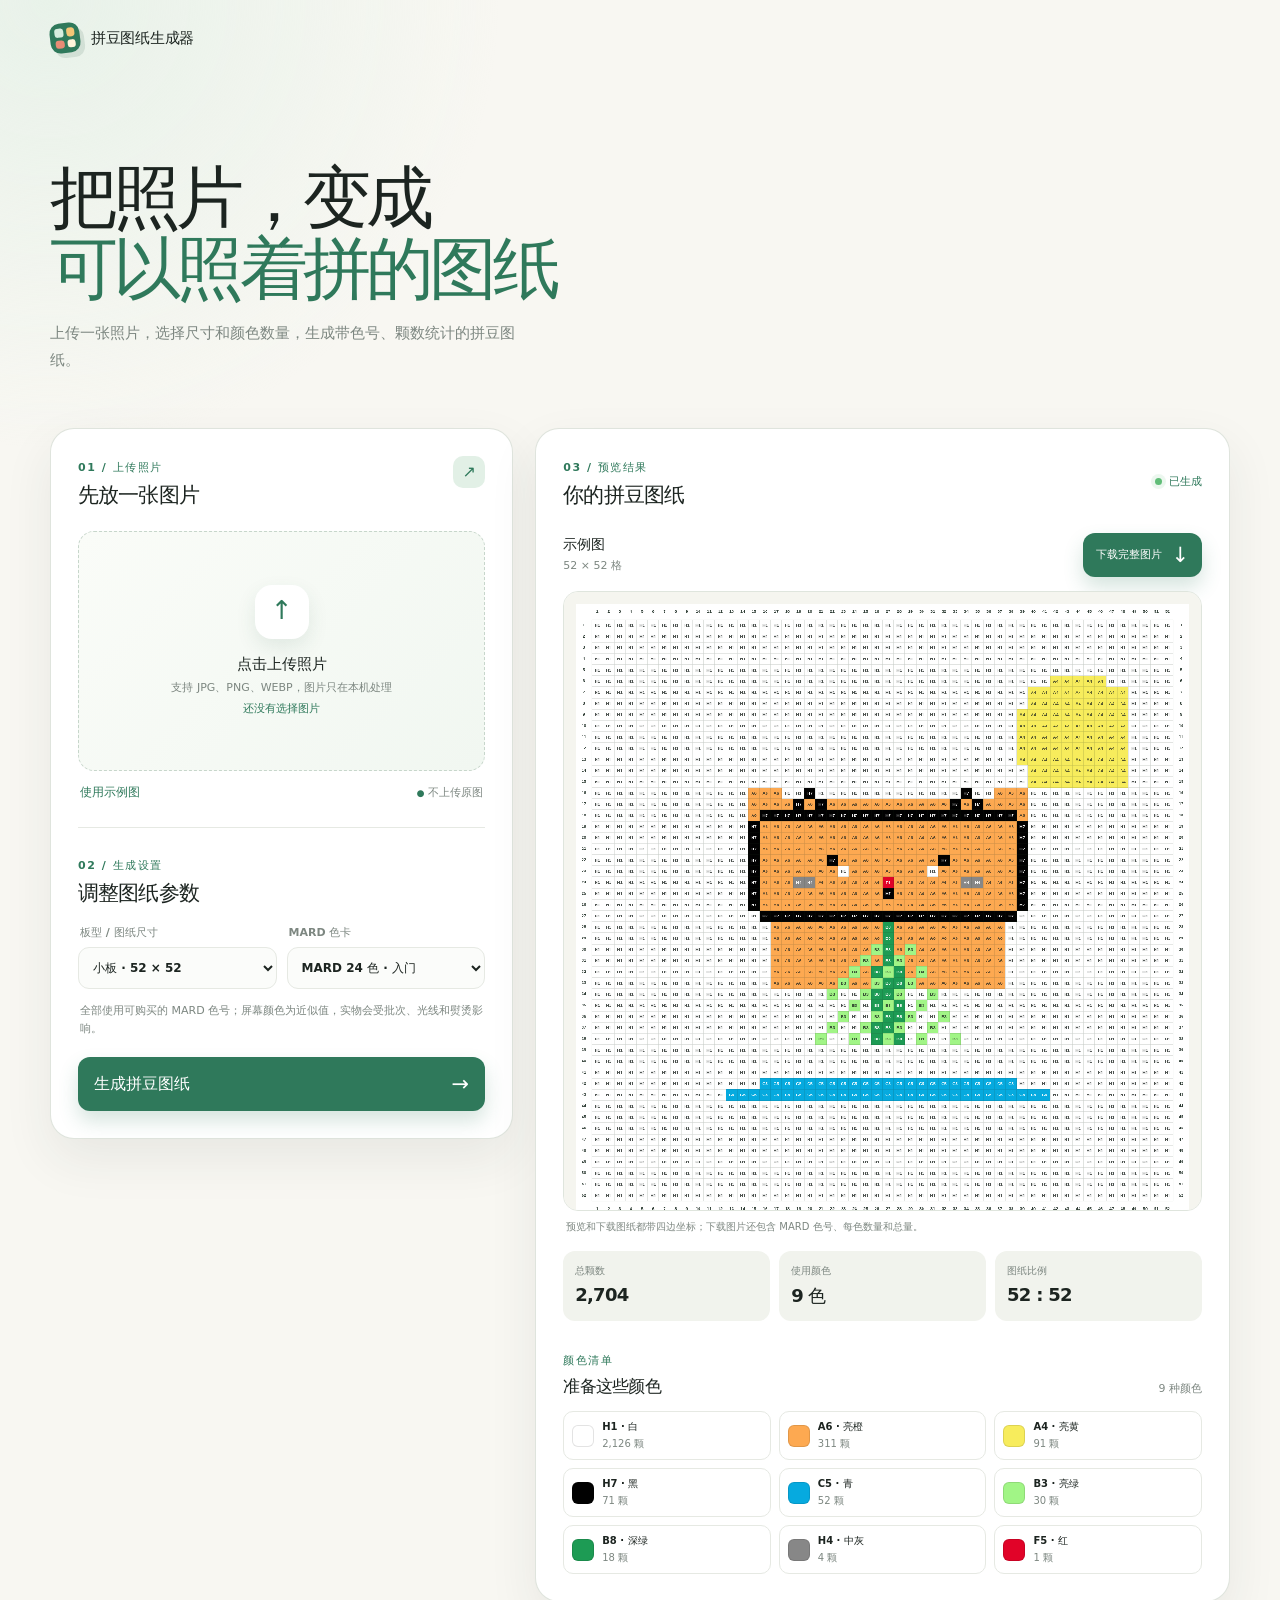
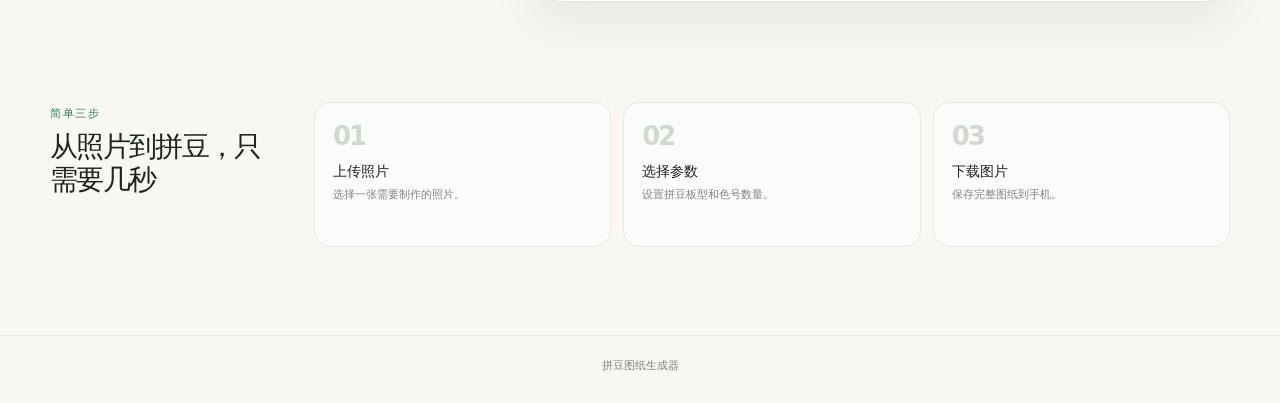
<file: index.html>
<!doctype html>
<html lang="zh-CN">
  <head>
    <meta charset="UTF-8" />
    <meta name="viewport" content="width=device-width, initial-scale=1, viewport-fit=cover" />
    <meta name="theme-color" content="#f8f7f2" />
    <title>拼豆图纸生成器</title>
    <link rel="stylesheet" href="./styles.css" />
    <script src="./mard-palette.js?v=20260910-3" defer></script>
    <script src="./app.js?v=20260910-3" defer></script>
  </head>
  <body>
    <div class="app-shell">
      <header class="topbar">
        <a class="brand" href="#top" aria-label="拼豆图纸生成器首页">
          <span class="brand-mark"><i></i><i></i><i></i><i></i></span>
          <span>拼豆图纸生成器</span>
        </a>
      </header>

      <main id="top" class="page-wrap">
        <section class="hero">
          <h1>把照片，变成<br /><em>可以照着拼的图纸</em></h1>
          <p>上传一张照片，选择尺寸和颜色数量，生成带色号、颗数统计的拼豆图纸。</p>
        </section>

        <section class="workspace" aria-label="拼豆图纸生成工作区">
          <article class="panel setup-panel">
            <div class="panel-heading">
              <div>
                <span class="section-kicker">01 / 上传照片</span>
                <h2>先放一张图片</h2>
              </div>
              <span class="panel-icon">↗</span>
            </div>

            <label class="dropzone" id="dropzone" for="imageInput">
              <input id="imageInput" type="file" accept="image/png,image/jpeg,image/webp" />
              <div class="upload-visual">
                <span class="upload-arrow">↑</span>
              </div>
              <strong id="uploadTitle">点击上传照片</strong>
              <span id="uploadHint">支持 JPG、PNG、WEBP，图片只在本机处理</span>
              <span class="upload-file" id="fileName">还没有选择图片</span>
            </label>

            <div class="sample-row">
              <button class="text-button" id="useSampleButton" type="button">使用示例图</button>
              <span class="privacy-note"><span>●</span> 不上传原图</span>
            </div>

            <div class="source-preview" id="sourcePreviewWrap" hidden>
              <img id="sourcePreview" alt="已选择的原图预览" />
              <div>
                <span class="small-label">当前原图</span>
                <strong id="sourceDimensions">—</strong>
              </div>
            </div>

            <div class="divider"></div>

            <div class="panel-heading compact-heading">
              <div>
                <span class="section-kicker">02 / 生成设置</span>
                <h2>调整图纸参数</h2>
              </div>
            </div>

            <div class="settings-grid">
              <label class="field-label" for="sizeSelect">
                <span>板型 / 图纸尺寸</span>
                <select id="sizeSelect">
                  <option value="32">迷你板 · 32 × 32</option>
                  <option value="52" selected>小板 · 52 × 52</option>
                  <option value="78">中板 · 78 × 78</option>
                  <option value="104">大板 · 104 × 104</option>
                </select>
              </label>
              <label class="field-label" for="paletteSelect">
                <span>MARD 色卡</span>
                <select id="paletteSelect">
                  <option value="24" selected>MARD 24 色 · 入门</option>
                  <option value="48">MARD 48 色 · 常用</option>
                  <option value="96">MARD 96 色 · 细腻</option>
                  <option value="221">MARD 221 色 · 全色卡</option>
                </select>
              </label>
            </div>
            <p class="setting-tip">全部使用可购买的 MARD 色号；屏幕颜色为近似值，实物会受批次、光线和熨烫影响。</p>

            <button class="primary-button" id="generateButton" type="button">
              <span>生成拼豆图纸</span><span class="button-arrow">→</span>
            </button>
          </article>

          <article class="panel result-panel">
            <div class="panel-heading result-heading">
              <div>
                <span class="section-kicker">03 / 预览结果</span>
                <h2>你的拼豆图纸</h2>
              </div>
              <span class="result-status"><i></i>已生成</span>
            </div>

            <div class="result-toolbar">
              <div class="result-summary">
                <span id="resultName">示例图</span>
                <small id="resultMeta">48 × 48 格</small>
              </div>
              <div class="toolbar-actions">
                <button class="primary-button toolbar-download-button" id="downloadPngButton" type="button" title="下载完整图片"><span>下载完整图片</span><span class="button-arrow">↓</span></button>
              </div>
            </div>

            <div class="canvas-frame" id="canvasFrame">
              <canvas id="gridCanvas" aria-label="拼豆图纸网格预览"></canvas>
            </div>
            <p class="canvas-tip">预览和下载图纸都带四边坐标；下载图片还包含 MARD 色号、每色数量和总量。</p>

            <div class="stats-row">
              <div class="stat-card"><span>总颗数</span><strong id="totalBeads">—</strong></div>
              <div class="stat-card"><span>使用颜色</span><strong id="usedColors">—</strong></div>
              <div class="stat-card"><span>图纸比例</span><strong id="ratioText">1 : 1</strong></div>
            </div>

            <div class="legend-heading">
              <div>
                <span class="section-kicker">颜色清单</span>
                <h3>准备这些颜色</h3>
              </div>
              <span class="legend-total" id="legendTotal">—</span>
            </div>
            <div class="legend-list" id="legendList"></div>

          </article>
        </section>

        <section class="how-it-works">
          <div>
            <span class="section-kicker">简单三步</span>
            <h2>从照片到拼豆，只需要几秒</h2>
          </div>
          <div class="steps-grid">
            <div class="step-card"><span>01</span><strong>上传照片</strong><p>选择一张需要制作的照片。</p></div>
            <div class="step-card"><span>02</span><strong>选择参数</strong><p>设置拼豆板型和色号数量。</p></div>
            <div class="step-card"><span>03</span><strong>下载图片</strong><p>保存完整图纸到手机。</p></div>
          </div>
        </section>
      </main>

      <div class="save-sheet" id="saveSheet" hidden>
        <div class="save-backdrop" id="saveBackdrop"></div>
        <section class="save-dialog" role="dialog" aria-modal="true" aria-labelledby="saveTitle">
          <button class="save-close" id="closeSaveButton" type="button" aria-label="关闭保存预览">×</button>
          <span class="section-kicker">保存图纸</span>
          <h2 id="saveTitle">长按图片保存</h2>
          <p>这张完整施工图包含四边坐标、格内色号、颜色数量和总量。普通浏览器点击下载即可；如果在微信等内置浏览器中没有反应，请使用“手机分享 / 保存图片”，或打开新页面后长按大图保存。</p>
          <div class="save-image-frame">
            <img id="savePreviewImage" alt="可保存的拼豆图纸大图" />
          </div>
          <div class="save-actions">
            <button class="primary-button save-link" id="downloadFullImageButton" type="button">下载完整 PNG <span class="button-arrow">↓</span></button>
            <button class="secondary-button" id="shareImageButton" type="button">手机分享 / 保存图片</button>
            <a class="secondary-button view-link" id="viewImageLink" href="#" target="_blank" rel="noopener">新页面打开</a>
            <button class="secondary-button" id="closeSaveButtonSecondary" type="button">返回图纸</button>
          </div>
          <p class="save-status" id="saveStatus" aria-live="polite"></p>
        </section>
      </div>

      <footer class="site-footer">拼豆图纸生成器</footer>
    </div>
  </body>
</html>
</file>
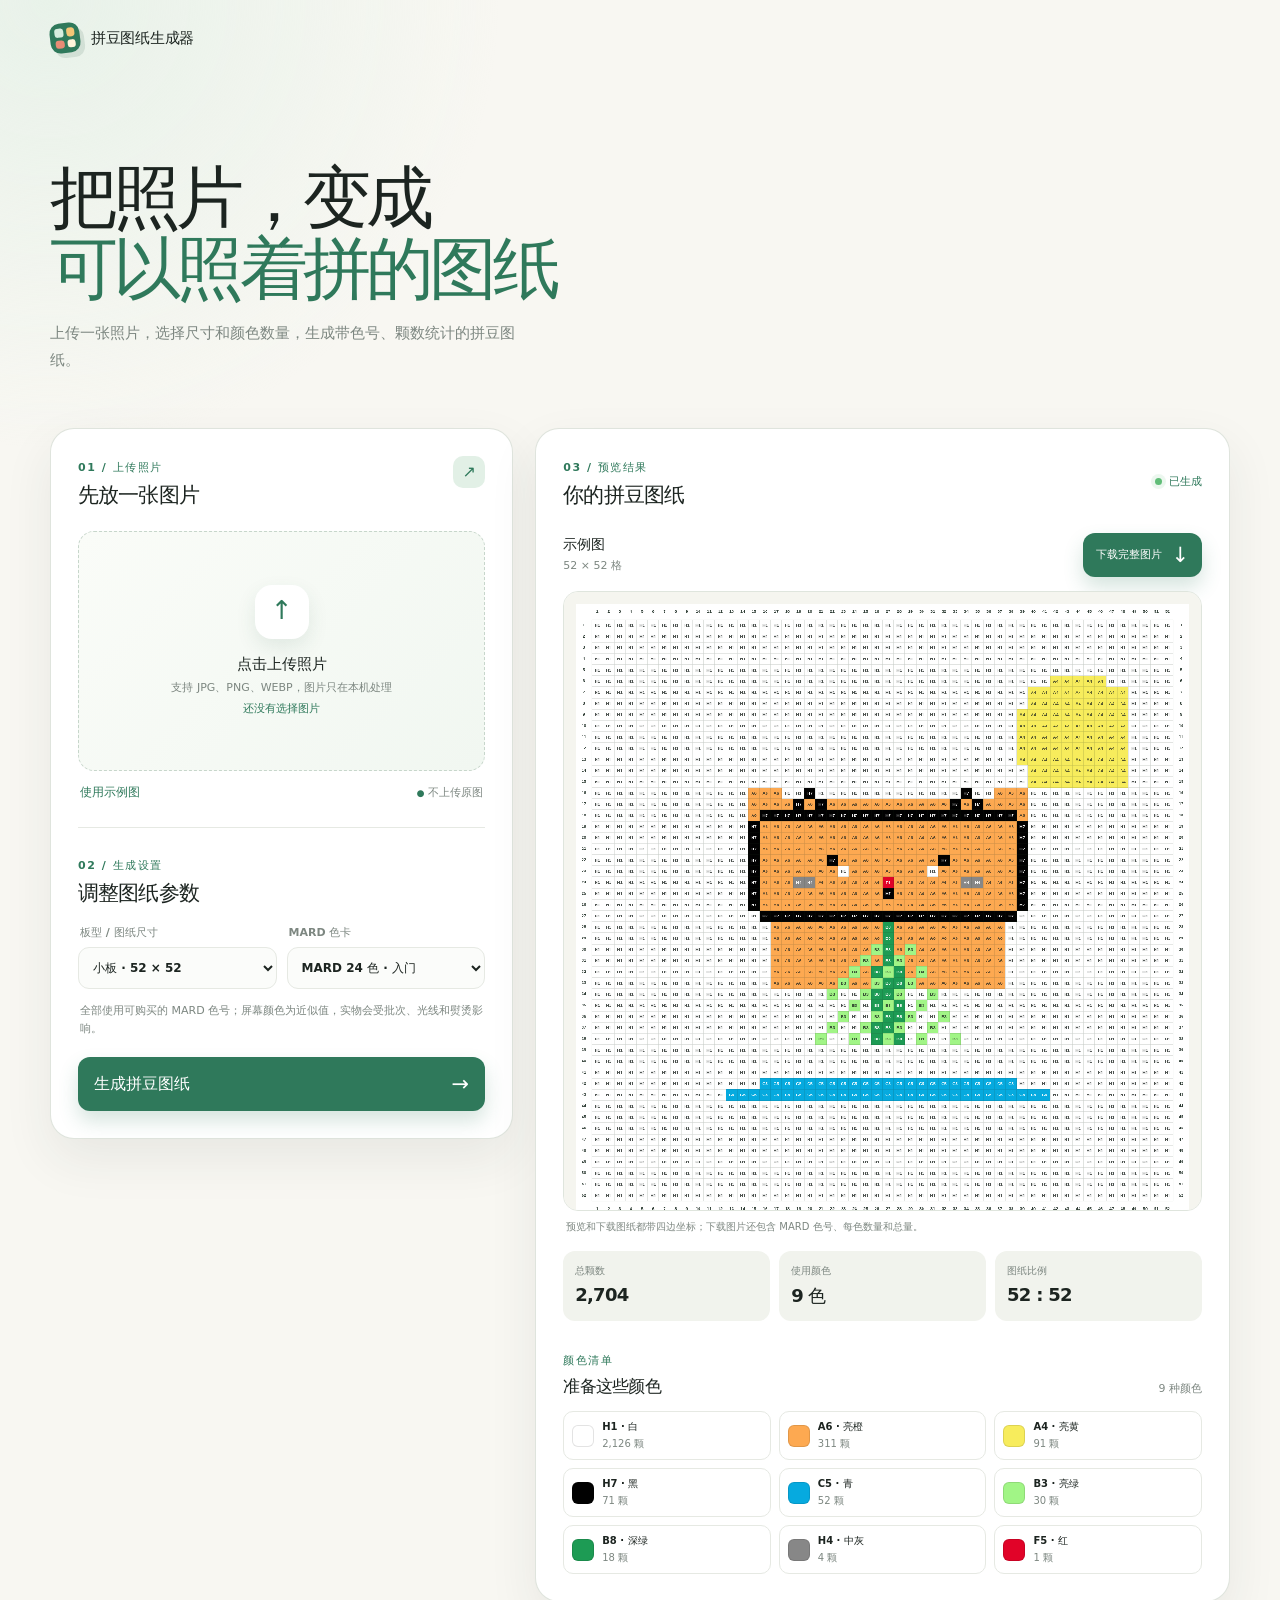
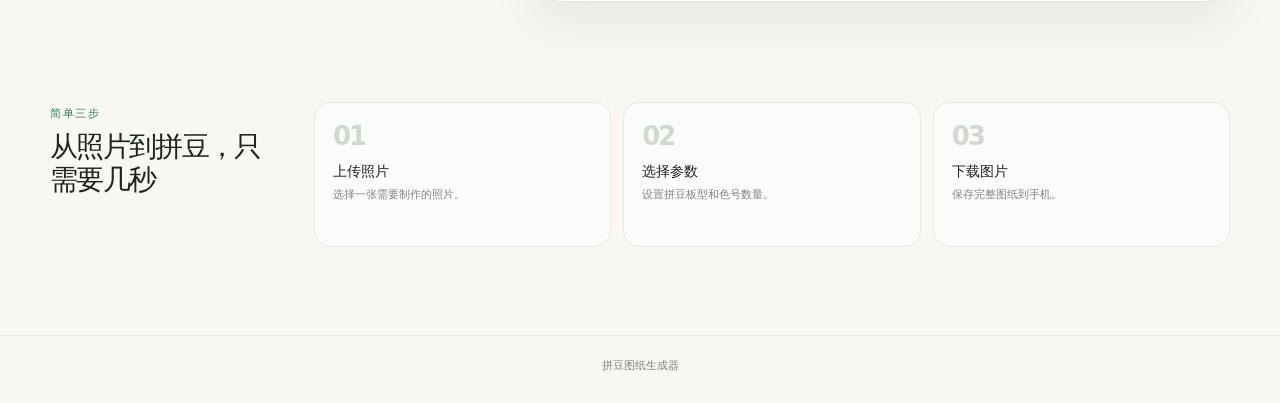
<file: pinbead-h5/index.html>
<!doctype html>
<html lang="zh-CN">
  <head>
    <meta charset="UTF-8" />
    <meta name="viewport" content="width=device-width, initial-scale=1" />
    <meta http-equiv="refresh" content="0; url=https://shn0713.github.io/" />
    <title>正在打开新版拼豆图纸工具</title>
    <script>
      window.location.replace("https://shn0713.github.io/");
    </script>
  </head>
  <body>
    <p>正在打开新版拼豆图纸工具……</p>
    <p><a href="https://shn0713.github.io/">如果没有自动跳转，请点击这里</a></p>
  </body>
</html>
</file>
<file: styles.css>
:root {
  --paper: #f8f7f2;
  --surface: #ffffff;
  --ink: #1c2420;
  --muted: #7d8781;
  --line: #e6e9e3;
  --soft: #f1f3ed;
  --accent: #2f795b;
  --accent-dark: #20553e;
  --accent-soft: #e2f0e6;
  --warm: #f3e8d3;
  --shadow: 0 20px 50px rgba(41, 54, 45, 0.08);
  --radius-lg: 24px;
  --radius-md: 16px;
  font-family: Inter, "PingFang SC", "Microsoft YaHei", system-ui, -apple-system, sans-serif;
  color: var(--ink);
  background: var(--paper);
  font-synthesis: none;
}

* { box-sizing: border-box; }

html { scroll-behavior: smooth; }

body {
  margin: 0;
  min-width: 320px;
  background:
    radial-gradient(circle at 4% 0%, rgba(226, 240, 230, 0.72), transparent 28rem),
    var(--paper);
}

button, input, select { font: inherit; }
button { cursor: pointer; }

.app-shell { min-height: 100vh; overflow: hidden; }

.topbar {
  width: min(1180px, calc(100% - 40px));
  height: 76px;
  margin: 0 auto;
  display: flex;
  align-items: center;
  justify-content: space-between;
}

.brand {
  display: inline-flex;
  gap: 11px;
  align-items: center;
  color: var(--ink);
  text-decoration: none;
  font-size: 15px;
  font-weight: 800;
  letter-spacing: -0.02em;
}

.brand-mark {
  width: 30px;
  height: 30px;
  padding: 5px;
  display: grid;
  grid-template-columns: repeat(2, 1fr);
  gap: 3px;
  border-radius: 10px;
  background: var(--accent);
  transform: rotate(-7deg);
  box-shadow: 4px 5px 0 rgba(32, 85, 62, 0.12);
}

.brand-mark i { display: block; border-radius: 3px; background: #d7eddf; }
.brand-mark i:nth-child(2) { background: #f4c576; }
.brand-mark i:nth-child(3) { background: #e98b75; }
.brand-mark i:nth-child(4) { background: #fff4d9; }

.prototype-badge {
  padding: 7px 11px;
  border: 1px solid #d9e7dc;
  border-radius: 999px;
  color: var(--accent);
  background: rgba(255, 255, 255, 0.62);
  font-size: 11px;
  font-weight: 700;
  letter-spacing: 0.08em;
}

.page-wrap { width: min(1180px, calc(100% - 40px)); margin: 0 auto; }

.hero { max-width: 660px; padding: 66px 0 54px; }

.eyebrow, .section-kicker {
  color: var(--accent);
  font-size: 11px;
  font-weight: 800;
  letter-spacing: 0.14em;
  text-transform: uppercase;
}

.eyebrow { display: flex; gap: 8px; align-items: center; }
.eyebrow-dot { width: 7px; height: 7px; border-radius: 50%; background: #e78b55; box-shadow: 0 0 0 5px rgba(231, 139, 85, 0.13); }

.hero h1 {
  margin: 20px 0 15px;
  font-size: clamp(40px, 6vw, 68px);
  line-height: 1.05;
  letter-spacing: -0.07em;
  font-weight: 850;
}

.hero h1 em { color: var(--accent); font-style: normal; }
.hero p { max-width: 480px; margin: 0; color: var(--muted); font-size: 15px; line-height: 1.8; }

.workspace { display: grid; grid-template-columns: minmax(330px, 0.8fr) minmax(500px, 1.2fr); gap: 22px; align-items: start; }

.panel { border: 1px solid rgba(218, 224, 216, 0.86); border-radius: var(--radius-lg); background: var(--surface); box-shadow: var(--shadow); }
.setup-panel { padding: 27px; }
.result-panel { min-width: 0; padding: 27px; }

.panel-heading { display: flex; justify-content: space-between; align-items: flex-start; gap: 18px; }
.panel-heading h2, .legend-heading h3 { margin: 8px 0 0; font-size: 21px; line-height: 1.2; letter-spacing: -0.04em; }
.panel-icon { display: grid; place-items: center; width: 32px; height: 32px; border-radius: 10px; color: var(--accent); background: var(--accent-soft); font-size: 16px; }

.dropzone {
  min-height: 240px;
  margin-top: 23px;
  padding: 28px 20px;
  display: flex;
  flex-direction: column;
  justify-content: center;
  align-items: center;
  border: 1.5px dashed #c7d6cb;
  border-radius: var(--radius-md);
  color: var(--ink);
  background: linear-gradient(135deg, #fafcf8, #f1f7f1);
  text-align: center;
  transition: 180ms ease;
}

.dropzone:hover, .dropzone.dragging { border-color: var(--accent); background: #edf7f0; transform: translateY(-2px); }
.dropzone input { display: none; }
.upload-visual { width: 54px; height: 54px; display: grid; place-items: center; margin-bottom: 16px; border-radius: 17px; color: var(--accent); background: var(--surface); box-shadow: 0 8px 20px rgba(39, 91, 64, 0.1); }
.upload-arrow { font-size: 26px; font-weight: 300; transform: translateY(-2px); }
.dropzone strong { font-size: 15px; }
.dropzone > span { margin-top: 6px; color: var(--muted); font-size: 11px; }
.dropzone .upload-file { max-width: 100%; overflow: hidden; color: var(--accent); font-weight: 700; text-overflow: ellipsis; white-space: nowrap; }

.sample-row { display: flex; align-items: center; justify-content: space-between; margin: 13px 2px 0; }
.text-button { padding: 0; border: 0; color: var(--accent); background: none; font-size: 12px; font-weight: 800; }
.privacy-note { color: var(--muted); font-size: 11px; }
.privacy-note span { color: var(--accent); font-size: 9px; }

.source-preview { display: flex; align-items: center; gap: 12px; margin-top: 18px; padding: 10px; border: 1px solid var(--line); border-radius: 13px; background: #fbfcfa; }
.source-preview[hidden] { display: none; }
.source-preview img { width: 48px; height: 48px; object-fit: cover; border-radius: 9px; }
.source-preview strong { display: block; margin-top: 5px; font-size: 12px; }
.small-label { color: var(--muted); font-size: 10px; }

.divider { height: 1px; margin: 26px 0; background: var(--line); }
.compact-heading { margin-bottom: 19px; }
.settings-grid { display: grid; grid-template-columns: 1fr 1fr; gap: 10px; }
.field-label { color: var(--muted); font-size: 11px; font-weight: 700; }
.field-label span { display: block; margin: 0 0 7px 2px; }
.field-label select { width: 100%; padding: 12px 10px; border: 1px solid var(--line); border-radius: 11px; color: var(--ink); outline: none; background: #fbfcfa; font-size: 12px; }
.field-label select:focus { border-color: var(--accent); box-shadow: 0 0 0 3px rgba(47, 121, 91, 0.1); }
.setting-tip { margin: 13px 2px 20px; color: var(--muted); font-size: 11px; line-height: 1.6; }

.primary-button, .secondary-button { border: 0; border-radius: 12px; font-weight: 800; transition: 180ms ease; }
.primary-button { width: 100%; padding: 15px 16px; display: flex; align-items: center; justify-content: space-between; color: white; background: var(--accent); box-shadow: 0 10px 20px rgba(47, 121, 91, 0.2); }
.primary-button:hover { background: var(--accent-dark); transform: translateY(-1px); }
.button-arrow { font-size: 21px; font-weight: 400; }

.result-heading { align-items: center; }
.result-status { display: inline-flex; align-items: center; gap: 7px; color: var(--accent); font-size: 11px; font-weight: 800; }
.result-status i { width: 7px; height: 7px; border-radius: 50%; background: #61bd78; box-shadow: 0 0 0 4px rgba(97, 189, 120, 0.12); }
.result-toolbar { display: flex; align-items: center; justify-content: space-between; gap: 15px; margin: 25px 0 14px; }
.result-summary span { display: block; font-size: 14px; font-weight: 800; }
.result-summary small { display: block; margin-top: 4px; color: var(--muted); font-size: 11px; }
.toolbar-actions { display: flex; gap: 7px; }
.toolbar-download-button { width: auto; padding: 10px 13px; gap: 9px; font-size: 11px; }
.icon-button { padding: 8px 10px; border: 1px solid var(--line); border-radius: 9px; color: var(--accent); background: var(--surface); font-size: 15px; font-weight: 700; }
.icon-button span { margin-left: 3px; font-size: 10px; }
.icon-button:hover { border-color: var(--accent); background: var(--accent-soft); }

.canvas-frame { position: relative; overflow: auto; max-height: 620px; padding: 12px; border: 1px solid #dfe5dd; border-radius: 15px; background: #f5f5ef; }
.canvas-frame { touch-action: pan-x pan-y; -webkit-overflow-scrolling: touch; }
#gridCanvas { display: block; width: 100%; height: auto; min-width: 380px; image-rendering: pixelated; }
.canvas-tools { display: flex; align-items: center; gap: 11px; margin-top: 9px; }
.canvas-tools .primary-button { width: auto; flex: 0 0 auto; padding: 10px 13px; font-size: 11px; }
.canvas-tools .canvas-tip { margin: 0; }
.canvas-tip { margin: 9px 3px 0; color: var(--muted); font-size: 10px; }

.stats-row { display: grid; grid-template-columns: repeat(3, 1fr); gap: 9px; margin-top: 17px; }
.stat-card { padding: 13px 12px; border-radius: 12px; background: var(--soft); }
.stat-card span { display: block; color: var(--muted); font-size: 10px; }
.stat-card strong { display: block; margin-top: 6px; font-size: 18px; letter-spacing: -0.04em; }

.legend-heading { display: flex; justify-content: space-between; align-items: flex-end; margin-top: 28px; }
.legend-heading h3 { font-size: 17px; }
.legend-total { color: var(--muted); font-size: 11px; }
.legend-list { display: grid; grid-template-columns: repeat(3, 1fr); gap: 8px; margin-top: 15px; }
.legend-item { min-width: 0; display: grid; grid-template-columns: 22px minmax(0, 1fr); gap: 8px; align-items: center; padding: 8px; border: 1px solid var(--line); border-radius: 10px; }
.legend-swatch { width: 22px; height: 22px; border: 1px solid rgba(0, 0, 0, 0.11); border-radius: 6px; }
.legend-code { overflow: hidden; color: var(--ink); font-size: 10px; font-weight: 800; text-overflow: ellipsis; white-space: nowrap; }
.legend-count { margin-top: 3px; color: var(--muted); font-size: 10px; }

.result-footer-actions { display: flex; align-items: center; justify-content: space-between; gap: 10px; margin-top: 19px; padding-top: 17px; border-top: 1px solid var(--line); }
.secondary-button { padding: 11px 13px; color: var(--accent-dark); background: var(--accent-soft); font-size: 11px; white-space: nowrap; }
.secondary-button:hover { background: #d3e9da; }
.result-footer-actions > span { color: var(--muted); font-size: 10px; line-height: 1.4; text-align: right; }

.save-sheet[hidden] { display: none; }
.save-sheet { position: fixed; inset: 0; z-index: 20; display: grid; place-items: center; padding: 18px; }
.zoom-sheet[hidden] { display: none; }
.zoom-sheet { position: fixed; inset: 0; z-index: 21; display: grid; place-items: center; padding: 18px; }
.save-backdrop { position: absolute; inset: 0; background: rgba(22, 32, 27, 0.52); backdrop-filter: blur(5px); }
.save-dialog { position: relative; width: min(620px, 100%); max-height: calc(100vh - 36px); overflow: auto; padding: 25px; border: 1px solid rgba(255,255,255,0.7); border-radius: 22px; background: var(--surface); box-shadow: 0 24px 70px rgba(0,0,0,0.25); }
.save-dialog h2 { margin: 8px 0 7px; font-size: 24px; letter-spacing: -0.05em; }
.save-dialog > p { margin: 0 0 16px; color: var(--muted); font-size: 12px; line-height: 1.6; }
.save-close { position: absolute; top: 16px; right: 17px; width: 32px; height: 32px; border: 0; border-radius: 50%; color: var(--muted); background: var(--soft); font-size: 24px; line-height: 1; }
.save-close:hover { color: var(--ink); background: var(--accent-soft); }
.save-image-frame { max-height: min(57vh, 520px); overflow: auto; padding: 8px; border: 1px solid var(--line); border-radius: 14px; background: #f5f5ef; text-align: center; }
.save-image-frame img { display: block; width: 100%; height: auto; image-rendering: pixelated; }
.save-actions { display: grid; grid-template-columns: 1fr 1fr; gap: 10px; align-items: center; margin-top: 16px; }
.save-link { display: flex; align-items: center; justify-content: space-between; text-decoration: none; }
.view-link { display: flex; align-items: center; justify-content: center; text-decoration: none; }
.save-status { min-height: 17px; margin: 11px 0 0; color: var(--muted); font-size: 11px; line-height: 1.5; }
.zoom-controls { display: flex; align-items: flex-end; justify-content: space-between; gap: 12px; margin-bottom: 14px; }
.zoom-controls .field-label { min-width: 150px; }
.zoom-info { padding-bottom: 12px; color: var(--muted); font-size: 11px; text-align: right; }
.zoom-image-frame { overflow: auto; padding: 8px; border: 1px solid var(--line); border-radius: 14px; background: #f5f5ef; text-align: center; }
#zoomCanvas { display: inline-block; max-width: 100%; height: auto; image-rendering: pixelated; }
.zoom-actions .primary-button { width: auto; }
body.modal-open { overflow: hidden; }

.print-sheet { display: none; }

.how-it-works { display: flex; align-items: flex-start; justify-content: space-between; gap: 34px; padding: 100px 0 88px; }
.how-it-works h2 { max-width: 230px; margin: 10px 0 0; font-size: 28px; line-height: 1.15; letter-spacing: -0.06em; }
.steps-grid { flex: 1; display: grid; grid-template-columns: repeat(3, 1fr); gap: 12px; }
.step-card { min-height: 145px; padding: 18px; border: 1px solid var(--line); border-radius: 16px; background: rgba(255, 255, 255, 0.55); }
.step-card > span { color: #d0d9d0; font-size: 26px; font-weight: 850; letter-spacing: -0.08em; }
.step-card strong { display: block; margin-top: 12px; font-size: 14px; }
.step-card p { margin: 6px 0 0; color: var(--muted); font-size: 11px; line-height: 1.5; }
.site-footer { padding: 22px 20px 30px; border-top: 1px solid var(--line); color: var(--muted); font-size: 11px; text-align: center; }

@media (max-width: 880px) {
  .workspace { grid-template-columns: 1fr; }
  .setup-panel { display: grid; grid-template-columns: 1fr 1fr; column-gap: 20px; }
  .setup-panel > .panel-heading, .setup-panel > .divider, .setup-panel > .compact-heading, .setup-panel > .settings-grid, .setup-panel > .setting-tip, .setup-panel > .primary-button { grid-column: 1 / -1; }
  .dropzone { margin-top: 23px; }
  .sample-row { margin-bottom: 0; }
  .source-preview { margin-top: 13px; }
}

@media (max-width: 620px) {
  .topbar, .page-wrap { width: min(100% - 28px, 1180px); }
  .topbar { height: 66px; }
  .hero { padding: 43px 0 36px; }
  .hero h1 { font-size: 42px; }
  .hero p { font-size: 14px; }
  .setup-panel, .result-panel { padding: 20px; border-radius: 20px; }
  .setup-panel { display: block; }
  .setup-panel .dropzone { margin-top: 20px; }
  .divider { margin: 23px 0; }
  .result-toolbar { align-items: flex-end; }
  .toolbar-actions { gap: 5px; }
  .icon-button { padding: 8px; }
  .icon-button span { display: none; }
  .canvas-frame { max-height: 510px; padding: 8px; }
  #gridCanvas { min-width: 470px; }
  .settings-grid { grid-template-columns: 1fr; gap: 12px; }
  .canvas-tools { align-items: flex-start; }
  .legend-list { grid-template-columns: repeat(2, 1fr); }
  .result-footer-actions { align-items: flex-start; flex-direction: column; }
  .result-footer-actions > span { text-align: left; }
  .save-dialog { padding: 20px; border-radius: 19px; }
  .save-actions { grid-template-columns: 1fr; }
  .zoom-controls { align-items: stretch; flex-direction: column; gap: 8px; }
  .zoom-controls .field-label { min-width: 0; }
  .zoom-info { padding: 0; text-align: left; }
  .how-it-works { display: block; padding: 68px 0 58px; }
  .how-it-works h2 { max-width: none; font-size: 25px; }
  .steps-grid { grid-template-columns: 1fr; margin-top: 22px; }
  .step-card { min-height: 0; }
}

@media print {
  @page { size: A4 portrait; margin: 10mm; }
  body { background: white; }
  body.printing-pages .app-shell { display: none !important; }
  body.printing-pages .print-sheet { display: block !important; }
  .print-page { width: 100%; min-height: 277mm; break-after: page; page-break-after: always; }
  .print-page:last-child { break-after: auto; page-break-after: auto; }
  .print-page-heading { display: flex; align-items: flex-end; justify-content: space-between; gap: 12px; margin-bottom: 7mm; border-bottom: 1px solid #cfd8d0; padding-bottom: 4mm; }
  .print-page-heading h1 { margin: 0; color: #1c2420; font-size: 17pt; }
  .print-page-heading p { margin: 0; color: #66736a; font-size: 8pt; text-align: right; }
  .print-grid-canvas { display: block; width: 100%; height: auto; image-rendering: pixelated; }
  .print-color-list { display: grid; grid-template-columns: repeat(4, 1fr); gap: 3mm; align-content: start; }
  .print-color-item { display: flex; align-items: center; gap: 2mm; min-height: 8mm; border-bottom: 1px solid #e5e9e5; color: #1c2420; font-size: 8pt; }
  .print-color-item .legend-swatch { flex: 0 0 7mm; width: 7mm; height: 7mm; }
}
</file>
